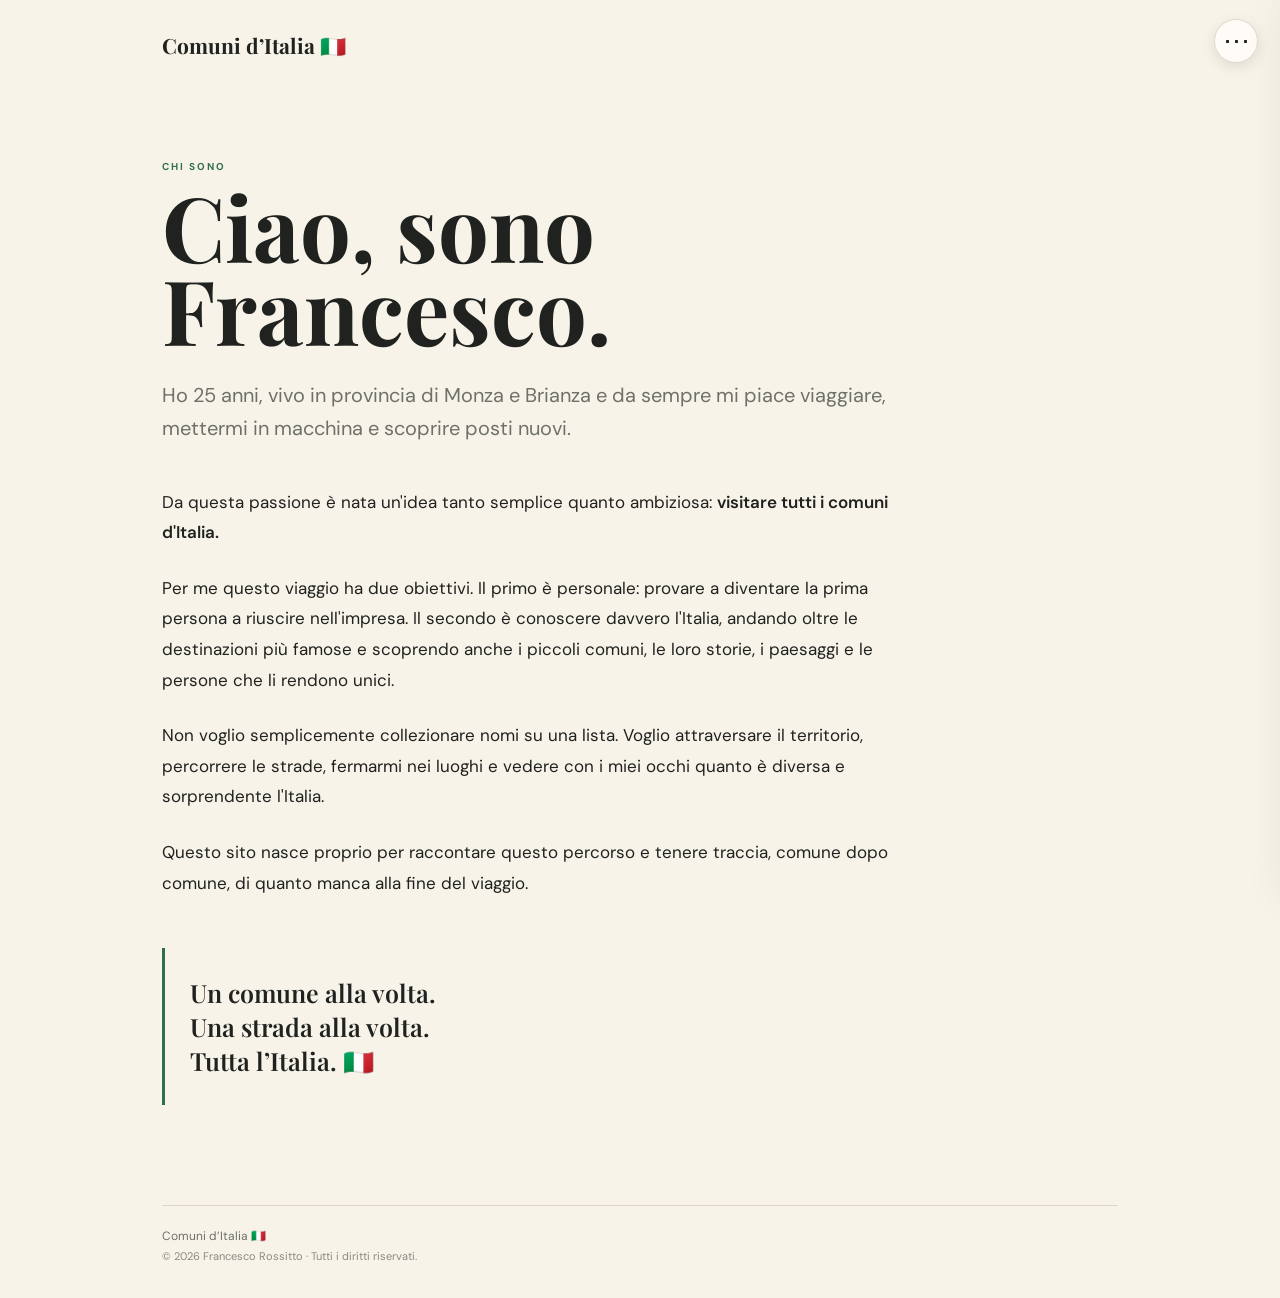
<file: chi-sono.html>
<!DOCTYPE html>
<html lang="it">

<head>

<meta charset="UTF-8">

<meta name="viewport"
content="width=device-width, initial-scale=1.0">

<title>Chi sono — Comuni d’Italia 🇮🇹</title>

<link href="https://fonts.googleapis.com/css2?family=DM+Sans:wght@400;500;600;700&family=Playfair+Display:wght@600;700&display=swap"
rel="stylesheet">

<style>

:root{
--paper:#f7f3e9;
--white:#fffdf8;
--ink:#20221f;
--muted:#6e7069;
--green:#2f6f4e;
--line:#ddd7ca;
}

*{
box-sizing:border-box;
}

html{
scroll-behavior:smooth;
}

body{
margin:0;
background:var(--paper);
color:var(--ink);
font-family:"DM Sans",sans-serif;
overflow-x:hidden;
}

.page{
max-width:1000px;
margin:auto;
padding:20px 22px 35px;
}

.top{
height:50px;
display:flex;
align-items:center;
}

.brand{
font-family:"Playfair Display",serif;
font-size:21px;
font-weight:700;
}

/* MENU */

.menu-button{
  position:fixed;

  right:22px;
  top:19px;

  z-index:4000;

  width:44px;
  height:44px;

  display:flex;
  align-items:center;
  justify-content:center;

  border:1px solid var(--line);
  border-radius:50%;

  background:rgba(255,253,248,.92);

  box-shadow:0 4px 14px rgba(0,0,0,.10);

  font-size:27px;
  line-height:1;

  cursor:pointer;

  color:var(--ink);

  transition:
    .2s ease;
}

.menu-button:hover{
  background:var(--white);

  box-shadow:0 6px 18px rgba(0,0,0,.14);

  transform:translateY(-1px);
}

.menu-overlay{
position:fixed;
inset:0;

background:rgba(20,25,21,.45);
backdrop-filter:blur(3px);

opacity:0;
pointer-events:none;

transition:.25s;

z-index:4998;
}

.menu-overlay.open{
opacity:1;
pointer-events:auto;
}

.side-menu{
position:fixed;
z-index:5000;

top:0;
right:0;

width:min(430px,92vw);
height:100dvh;

background:var(--paper);

padding:24px 28px;

transform:translateX(105%);
transition:transform .3s ease;

display:flex;
flex-direction:column;

box-shadow:-15px 0 45px rgba(0,0,0,.08);
}

.side-menu.open{
transform:translateX(0);
}

.menu-top{
display:flex;
justify-content:space-between;
align-items:center;

margin-bottom:42px;
}

.menu-brand{
font-family:"Playfair Display",serif;
font-size:20px;
font-weight:700;
}

.menu-close{
width:40px;
height:40px;

border:1px solid var(--line);
border-radius:50%;

background:var(--white);

font-size:27px;
line-height:1;

cursor:pointer;
}

.menu-section{
margin-bottom:25px;
}

.menu-heading{
margin-bottom:10px;

color:var(--green);

font-size:10px;
font-weight:700;

letter-spacing:.18em;
}

.menu-link{
display:flex;
justify-content:space-between;
align-items:center;

padding:12px 0;

border-bottom:1px solid var(--line);

text-decoration:none;

font-size:18px;
color:var(--ink);

transition:color .2s;
}

.menu-link:hover{
color:var(--green);
}

.menu-home{
display:flex;
align-items:center;
gap:8px;

margin-bottom:32px;

color:var(--muted);
text-decoration:none;

font-size:14px;
font-weight:600;
}

.menu-home:hover{
color:var(--green);
}

.menu-quote{
margin-top:auto;

border-top:1px solid var(--line);

padding-top:22px;

font-family:"Playfair Display",serif;

font-size:20px;
line-height:1.25;
font-weight:600;
}

.menu-quote div:last-child{
color:var(--green);
}

/* CONTENUTO */

.content{
padding:90px 0 100px;
max-width:760px;
}

.kicker{
color:var(--green);

font-size:10px;
font-weight:700;

letter-spacing:.2em;
}

h1{
margin:12px 0 28px;

font-family:"Playfair Display",serif;

font-size:clamp(50px,8vw,90px);

line-height:.92;
}

.lead{
font-size:20px;
line-height:1.65;
color:var(--muted);
}

.story{
margin-top:42px;

font-size:17px;
line-height:1.8;
}

.story p{
margin:0 0 25px;
}

.story strong{
font-weight:600;
}

.quote{
margin-top:50px;

padding:28px 0 28px 25px;

border-left:3px solid var(--green);

font-family:"Playfair Display",serif;

font-size:25px;
line-height:1.35;
font-weight:600;
}

/* FOOTER */

.footer{
border-top:1px solid var(--line);

padding-top:22px;

color:var(--muted);

font-size:12px;

display:flex;
flex-direction:column;
gap:5px;
}

.rights{
font-size:11px;
color:#8a8a82;
}

@media(max-width:760px){

.page{
padding:16px 15px 30px;
}

.content{
padding-top:65px;
padding-bottom:75px;
}

.lead{
font-size:18px;
}

.story{
font-size:16px;
}

.quote{
font-size:22px;
}

.side-menu{
padding:22px 23px;
}

}

</style>

</head>

<body>

<div class="page">

<header class="top">

<div class="brand">
Comuni d’Italia 🇮🇹
</div>

</header>


<button
class="menu-button"
id="menuButton"
aria-label="Apri menu">

⋯

</button>


<div
class="menu-overlay"
id="menuOverlay">
</div>


<aside
class="side-menu"
id="sideMenu"
aria-label="Menu principale">

<div class="menu-top">

<div class="menu-brand">
Comuni d’Italia 🇮🇹
</div>

<button
class="menu-close"
id="menuClose"
aria-label="Chiudi menu">

×

</button>

</div>


<a
class="menu-home"
href="index.html">

← Torna alla home

</a>


<div class="menu-section">

<div class="menu-heading">
IL PROGETTO
</div>

<a
class="menu-link"
href="chi-sono.html">

<span>Chi sono</span>
<span>→</span>

</a>

</div>


<div class="menu-section">

<div class="menu-heading">
IL VIAGGIO
</div>

<a
class="menu-link"
href="mappa.html">

<span>Mappa</span>
<span>→</span>

</a>

</div>


<div class="menu-section">

<div class="menu-heading">
CONTATTI
</div>

<a
class="menu-link"
href="contatti.html">

<span>Contatti</span>
<span>→</span>

</a>

</div>


<div class="menu-quote">

<div>Un comune alla volta.</div>
<div>Una strada alla volta.</div>
<div>Tutta l’Italia. 🇮🇹</div>

</div>

</aside>


<main class="content">

<div class="kicker">
CHI SONO
</div>

<h1>
Ciao, sono Francesco.
</h1>

<p class="lead">
Ho 25 anni, vivo in provincia di Monza e Brianza e da sempre mi piace viaggiare, mettermi in macchina e scoprire posti nuovi.
</p>


<div class="story">

<p>
Da questa passione è nata un'idea tanto semplice quanto ambiziosa:
<strong>visitare tutti i comuni d'Italia.</strong>
</p>

<p>
Per me questo viaggio ha due obiettivi.
Il primo è personale: provare a diventare la prima persona a riuscire nell'impresa.
Il secondo è conoscere davvero l'Italia, andando oltre le destinazioni più famose e scoprendo anche i piccoli comuni, le loro storie, i paesaggi e le persone che li rendono unici.
</p>

<p>
Non voglio semplicemente collezionare nomi su una lista.
Voglio attraversare il territorio, percorrere le strade, fermarmi nei luoghi e vedere con i miei occhi quanto è diversa e sorprendente l'Italia.
</p>

<p>
Questo sito nasce proprio per raccontare questo percorso e tenere traccia, comune dopo comune, di quanto manca alla fine del viaggio.
</p>

</div>


<div class="quote">

Un comune alla volta.<br>
Una strada alla volta.<br>
Tutta l’Italia. 🇮🇹

</div>

</main>


<footer class="footer">

<div>
Comuni d’Italia 🇮🇹
</div>

<div class="rights">
© 2026 Francesco Rossitto · Tutti i diritti riservati.
</div>

</footer>

</div>


<script>

const menuButton =
document.getElementById("menuButton");

const menuClose =
document.getElementById("menuClose");

const menuOverlay =
document.getElementById("menuOverlay");

const sideMenu =
document.getElementById("sideMenu");


function openMenu(){

sideMenu.classList.add("open");
menuOverlay.classList.add("open");

menuButton.style.opacity="0";
menuButton.style.pointerEvents="none";

document.body.style.overflow="hidden";

}


function closeMenu(){

sideMenu.classList.remove("open");
menuOverlay.classList.remove("open");

menuButton.style.opacity="1";
menuButton.style.pointerEvents="auto";

document.body.style.overflow="";

}


menuButton.onclick=openMenu;

menuClose.onclick=closeMenu;

menuOverlay.onclick=closeMenu;


document.addEventListener(
"keydown",
e=>{

if(e.key==="Escape"){
closeMenu();
}

}
);

</script>

</body>
</html>
</file>
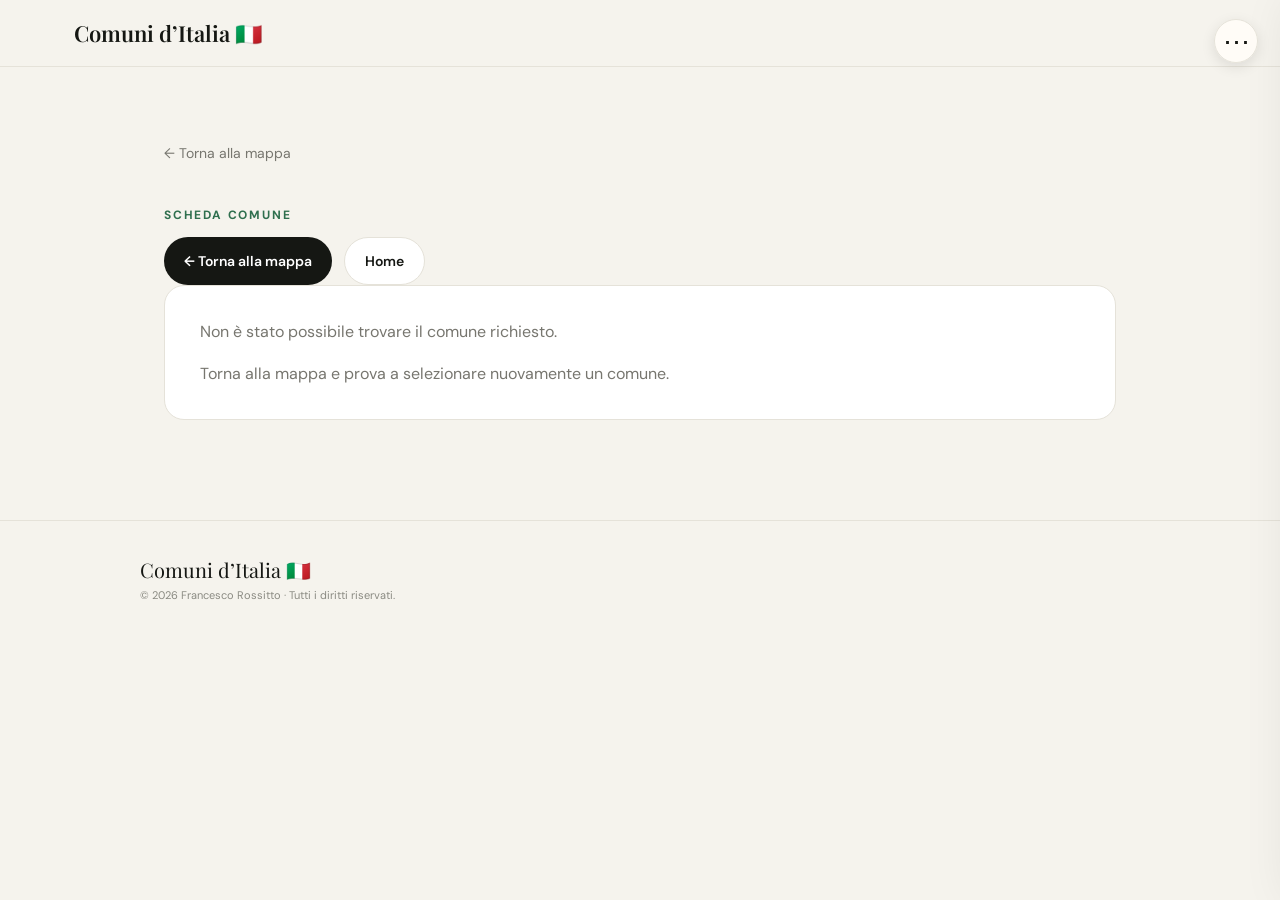
<file: comune.html>
<!DOCTYPE html>
<html lang="it">
<head>

  <meta charset="UTF-8">

  <meta
    name="viewport"
    content="width=device-width, initial-scale=1.0"
  >

  <title>Comune — Comuni d’Italia 🇮🇹</title>

  <link rel="preconnect" href="https://fonts.googleapis.com">
  <link rel="preconnect" href="https://fonts.gstatic.com" crossorigin>

  <link
    href="https://fonts.googleapis.com/css2?family=DM+Sans:wght@400;500;600;700&family=Playfair+Display:wght@500;600;700&display=swap"
    rel="stylesheet"
  >

  <style>

    :root{
      --bg:#f5f3ed;
      --paper:#ffffff;
      --ink:#151713;
      --muted:#77766f;
      --line:#e5e2d9;
      --green:#2f6f4e;
      --green-light:#e6f0e9;
      --gray-light:#efeee9;
    }


    *{
      box-sizing:border-box;
    }


    html{
      scroll-behavior:smooth;
    }


    body{
      margin:0;
      background:var(--bg);
      color:var(--ink);
      font-family:"DM Sans",sans-serif;
    }


    a{
      color:inherit;
      text-decoration:none;
    }


    button{
      font:inherit;
    }


    /* =========================
       HEADER
    ========================= */

    header{
      width:100%;
      border-bottom:1px solid var(--line);
      background:rgba(245,243,237,.96);
      position:sticky;
      top:0;
      z-index:20;
      backdrop-filter:blur(10px);
    }


    .nav{
      max-width:1180px;
      margin:auto;
      padding:18px 24px;

      display:flex;
      align-items:center;
      justify-content:space-between;
    }


    .brand{
      font-family:"Playfair Display",serif;
      font-size:22px;
      font-weight:600;
    }


    /* =========================
       MENU — UGUALE A CHI SONO
    ========================= */

    .menu-button{
      position:fixed;

      right:22px;
      top:19px;

      z-index:4000;

      width:44px;
      height:44px;

      display:flex;
      align-items:center;
      justify-content:center;

      border:1px solid var(--line);
      border-radius:50%;

      background:rgba(255,253,248,.92);

      box-shadow:0 4px 14px rgba(0,0,0,.10);

      font-size:27px;
      line-height:1;

      cursor:pointer;

      color:var(--ink);

      transition:
        .2s ease;
    }


    .menu-button:hover{
      background:var(--paper);

      box-shadow:0 6px 18px rgba(0,0,0,.14);

      transform:translateY(-1px);
    }


    .menu-overlay{
      position:fixed;
      inset:0;

      background:rgba(20,25,21,.45);
      backdrop-filter:blur(3px);

      opacity:0;
      pointer-events:none;

      transition:.25s;

      z-index:4998;
    }


    .menu-overlay.open{
      opacity:1;
      pointer-events:auto;
    }


    .side-menu{
      position:fixed;
      z-index:5000;

      top:0;
      right:0;

      width:min(430px,92vw);
      height:100dvh;

      background:#f7f3e9;

      padding:24px 28px;

      transform:translateX(105%);
      transition:transform .3s ease;

      display:flex;
      flex-direction:column;

      box-shadow:-15px 0 45px rgba(0,0,0,.08);
    }


    .side-menu.open{
      transform:translateX(0);
    }


    .menu-top{
      display:flex;
      justify-content:space-between;
      align-items:center;

      margin-bottom:42px;
    }


    .menu-brand{
      font-family:"Playfair Display",serif;
      font-size:20px;
      font-weight:700;
    }


    .menu-close{
      width:40px;
      height:40px;

      border:1px solid var(--line);
      border-radius:50%;

      background:#fffdf8;

      font-size:27px;
      line-height:1;

      cursor:pointer;
    }


    .menu-section{
      margin-bottom:25px;
    }


    .menu-heading{
      margin-bottom:10px;

      color:var(--green);

      font-size:10px;
      font-weight:700;

      letter-spacing:.18em;
    }


    .menu-link{
      display:flex;
      justify-content:space-between;
      align-items:center;

      padding:12px 0;

      border-bottom:1px solid var(--line);

      text-decoration:none;

      font-size:18px;
      color:var(--ink);

      transition:color .2s;
    }


    .menu-link:hover{
      color:var(--green);
    }


    .menu-home{
      display:flex;
      align-items:center;
      gap:8px;

      margin-bottom:32px;

      color:var(--muted);
      text-decoration:none;

      font-size:14px;
      font-weight:600;
    }


    .menu-home:hover{
      color:var(--green);
    }


    .menu-quote{
      margin-top:auto;

      border-top:1px solid var(--line);

      padding-top:22px;

      font-family:"Playfair Display",serif;

      font-size:20px;
      line-height:1.25;
      font-weight:600;
    }


    .menu-quote div:last-child{
      color:var(--green);
    }


    /* =========================
       CONTENUTO
    ========================= */

    main{
      max-width:1000px;
      margin:auto;

      padding:
        75px 24px 100px;
    }


    .back{
      display:inline-flex;

      align-items:center;

      gap:8px;

      color:var(--muted);

      font-size:14px;

      margin-bottom:45px;
    }


    .back:hover{
      color:var(--ink);
    }


    .eyebrow{
      font-size:12px;

      font-weight:700;

      letter-spacing:.15em;

      color:var(--green);

      margin-bottom:14px;
    }


    h1{
      font-family:"Playfair Display",serif;

      font-size:
        clamp(48px,8vw,88px);

      line-height:1;

      margin:
        0 0 35px;

      font-weight:600;
    }


    /* =========================
       STATO
    ========================= */

    .status{
      display:inline-flex;

      align-items:center;

      gap:9px;

      padding:
        10px 15px;

      border-radius:999px;

      font-size:13px;

      font-weight:700;

      margin-bottom:45px;
    }


    .status.visited{
      background:var(--green-light);
      color:var(--green);
    }


    .status.todo{
      background:var(--gray-light);
      color:#66655f;
    }


    /* =========================
       INFO
    ========================= */

    .info-grid{
      display:grid;

      grid-template-columns:
        repeat(2,1fr);

      gap:1px;

      background:var(--line);

      border:
        1px solid var(--line);

      border-radius:20px;

      overflow:hidden;

      margin-bottom:35px;
    }


    .info-box{
      background:white;

      padding:28px;
    }


    .info-label{
      color:var(--muted);

      font-size:12px;

      text-transform:uppercase;

      letter-spacing:.12em;

      margin-bottom:10px;
    }


    .info-value{
      font-size:19px;

      font-weight:600;
    }


    /* =========================
       VISITA
    ========================= */

    .visit-box{
      background:white;

      border:
        1px solid var(--line);

      border-radius:20px;

      padding:30px;

      margin-bottom:35px;
    }


    .visit-box h2{
      font-family:"Playfair Display",serif;

      font-size:30px;

      margin:
        0 0 12px;
    }


    .visit-box p{
      margin:0;

      color:var(--muted);

      line-height:1.7;
    }


    .visit-date{
      margin-top:20px;

      font-size:20px;

      font-weight:600;

      color:var(--green);
    }


    /* =========================
       FOTO / DESCRIZIONE
    ========================= */

    .description{
      background:white;

      border:
        1px solid var(--line);

      border-radius:20px;

      padding:30px;

      margin-bottom:35px;

      display:none;
    }


    .description h2{
      font-family:"Playfair Display",serif;

      font-size:30px;

      margin:
        0 0 15px;
    }


    .description p{
      color:var(--muted);

      line-height:1.8;

      margin:0;
    }


    .photo{
      width:100%;

      max-height:550px;

      object-fit:cover;

      border-radius:20px;

      margin-bottom:35px;

      display:none;
    }


    /* =========================
       AZIONI
    ========================= */

    .actions{
      display:flex;

      gap:12px;

      flex-wrap:wrap;
    }


    .button{
      display:inline-flex;

      align-items:center;

      justify-content:center;

      padding:
        14px 20px;

      border-radius:999px;

      font-size:14px;

      font-weight:600;
    }


    .button-dark{
      background:var(--ink);
      color:white;
    }


    .button-light{
      background:white;

      border:
        1px solid var(--line);
    }


    .button:hover{
      opacity:.88;
    }


    /* =========================
       ERRORE
    ========================= */

    .error{
      background:white;

      border:
        1px solid var(--line);

      border-radius:20px;

      padding:35px;

      color:var(--muted);

      display:none;
    }


    /* =========================
       FOOTER
    ========================= */

    footer{
      border-top:
        1px solid var(--line);

      padding:
        35px 24px;
    }


    .footer-inner{
      max-width:1000px;
      margin:auto;

      display:flex;

      justify-content:flex-start;

      gap:20px;

      flex-wrap:wrap;
    }


    .footer-brand{
      font-family:"Playfair Display",serif;

      font-size:20px;
    }


    .rights{
      margin-top:5px;

      font-size:11px;

      color:#8a8a82;
    }


    /* =========================
       MOBILE
    ========================= */

    @media(max-width:700px){

      main{
        padding:
          50px 16px 70px;
      }


      h1{
        font-size:52px;
      }


      .info-grid{
        grid-template-columns:1fr;
      }


      .info-box{
        padding:23px;
      }


      .visit-box,
      .description{
        padding:24px;
      }


      .footer-inner{
        flex-direction:column;
      }

    }

  </style>

</head>


<body>


  <!-- HEADER -->

  <header>

    <div class="nav">

      <a
        class="brand"
        href="index.html"
      >
        Comuni d’Italia 🇮🇹
      </a>

    </div>

  </header>


  <!-- MENU -->

  <button
    class="menu-button"
    id="menuButton"
    aria-label="Apri menu"
  >
    ⋯
  </button>


  <div
    class="menu-overlay"
    id="menuOverlay"
  ></div>


  <aside
    class="side-menu"
    id="sideMenu"
    aria-label="Menu principale"
  >

    <div class="menu-top">

      <div class="menu-brand">
        Comuni d’Italia 🇮🇹
      </div>


      <button
        class="menu-close"
        id="menuClose"
        aria-label="Chiudi menu"
      >
        ×
      </button>

    </div>


    <a
      class="menu-home"
      href="index.html"
    >
      ← Torna alla home
    </a>


    <div class="menu-section">

      <div class="menu-heading">
        IL PROGETTO
      </div>

      <a
        class="menu-link"
        href="chi-sono.html"
      >
        <span>Chi sono</span>
        <span>→</span>
      </a>

    </div>


    <div class="menu-section">

      <div class="menu-heading">
        IL VIAGGIO
      </div>

      <a
        class="menu-link"
        href="mappa.html"
      >
        <span>Mappa</span>
        <span>→</span>
      </a>

    </div>


    <div class="menu-section">

      <div class="menu-heading">
        CONTATTI
      </div>

      <a
        class="menu-link"
        href="contatti.html"
      >
        <span>Contatti</span>
        <span>→</span>
      </a>

    </div>


    <div class="menu-quote">

      <div>
        Un comune alla volta.
      </div>

      <div>
        Una strada alla volta.
      </div>

      <div>
        Tutta l’Italia. 🇮🇹
      </div>

    </div>

  </aside>


  <!-- CONTENUTO -->

  <main>


    <a
      class="back"
      href="mappa.html"
    >
      ← Torna alla mappa
    </a>


    <div class="eyebrow">
      SCHEDA COMUNE
    </div>


    <h1 id="nomeComune">
      Comune
    </h1>


    <div
      class="status"
      id="statusComune"
    >
      —
    </div>


    <!-- INFORMAZIONI -->

    <section class="info-grid">


      <div class="info-box">

        <div class="info-label">
          Regione
        </div>

        <div
          class="info-value"
          id="regione"
        >
          —
        </div>

      </div>


      <div class="info-box">

        <div class="info-label">
          Provincia
        </div>

        <div
          class="info-value"
          id="provincia"
        >
          —
        </div>

      </div>


      <div class="info-box">

        <div class="info-label">
          Codice ISTAT
        </div>

        <div
          class="info-value"
          id="istat"
        >
          —
        </div>

      </div>


      <div class="info-box">

        <div class="info-label">
          Stato del viaggio
        </div>

        <div
          class="info-value"
          id="stato"
        >
          —
        </div>

      </div>


    </section>


    <!-- INFORMAZIONI VISITA -->

    <section
      class="visit-box"
      id="visitBox"
    >

      <h2>
        La visita
      </h2>


      <p id="visitText">
        —
      </p>


      <div
        class="visit-date"
        id="visitDate"
      ></div>

    </section>


    <!-- FOTO -->

    <img
      class="photo"
      id="photo"
      alt=""
    >


    <!-- DESCRIZIONE -->

    <section
      class="description"
      id="descriptionBox"
    >

      <h2>
        Il comune
      </h2>


      <p id="description">
      </p>

    </section>


    <!-- AZIONI -->

    <div class="actions">

      <a
        class="button button-dark"
        href="mappa.html"
      >
        ← Torna alla mappa
      </a>


      <a
        class="button button-light"
        href="index.html"
      >
        Home
      </a>

    </div>


    <!-- ERRORE -->

    <div
      class="error"
      id="error"
    >

      Non è stato possibile trovare il comune richiesto.

      <br><br>

      Torna alla mappa e prova a selezionare nuovamente un comune.

    </div>


  </main>


  <!-- FOOTER -->

  <footer>

    <div class="footer-inner">

      <div>

        <div class="footer-brand">
          Comuni d’Italia 🇮🇹
        </div>

        <div class="rights">
          © 2026 Francesco Rossitto · Tutti i diritti riservati.
        </div>

      </div>

    </div>

  </footer>


  <!-- DATI -->

  <script src="visitati.js"></script>
  <script src="comuni.js"></script>


  <script>

    /* ==========================================
       DATI
    ========================================== */

    const visited =
      new Set(
        (window.VISITED_ISTAT || [])
          .map(String)
          .map(code =>
            code.padStart(6,"0")
          )
      );


    const comuneData =
      window.COMUNI_DATA || {};


    /* ==========================================
       CODICE DALL'URL
    ========================================== */

    const params =
      new URLSearchParams(
        window.location.search
      );


    let code =
      params.get("codice");


    if(code){

      code =
        String(code)
          .replace(/\D/g,"")
          .padStart(6,"0");

    }


    /* ==========================================
       ELEMENTI
    ========================================== */

    const nomeComune =
      document.getElementById(
        "nomeComune"
      );


    const statusComune =
      document.getElementById(
        "statusComune"
      );


    const regione =
      document.getElementById(
        "regione"
      );


    const provincia =
      document.getElementById(
        "provincia"
      );


    const istat =
      document.getElementById(
        "istat"
      );


    const stato =
      document.getElementById(
        "stato"
      );


    const visitText =
      document.getElementById(
        "visitText"
      );


    const visitDate =
      document.getElementById(
        "visitDate"
      );


    const photo =
      document.getElementById(
        "photo"
      );


    const descriptionBox =
      document.getElementById(
        "descriptionBox"
      );


    const description =
      document.getElementById(
        "description"
      );


    const visitBox =
      document.getElementById(
        "visitBox"
      );


    const error =
      document.getElementById(
        "error"
      );


    /* ==========================================
       MENU
    ========================================== */

    const menuButton =
      document.getElementById(
        "menuButton"
      );


    const menuClose =
      document.getElementById(
        "menuClose"
      );


    const menuOverlay =
      document.getElementById(
        "menuOverlay"
      );


    const sideMenu =
      document.getElementById(
        "sideMenu"
      );


    function openMenu(){

      sideMenu.classList.add(
        "open"
      );

      menuOverlay.classList.add(
        "open"
      );


      menuButton.style.opacity =
        "0";

      menuButton.style.pointerEvents =
        "none";


      document.body.style.overflow =
        "hidden";

    }


    function closeMenu(){

      sideMenu.classList.remove(
        "open"
      );

      menuOverlay.classList.remove(
        "open"
      );


      menuButton.style.opacity =
        "1";

      menuButton.style.pointerEvents =
        "auto";


      document.body.style.overflow =
        "";

    }


    menuButton.onclick =
      openMenu;


    menuClose.onclick =
      closeMenu;


    menuOverlay.onclick =
      closeMenu;


    document.addEventListener(
      "keydown",
      e => {

        if(e.key === "Escape"){
          closeMenu();
        }

      }
    );


    /* ==========================================
       CARICAMENTO COMUNE
    ========================================== */

    function loadComune(){

      if(!code){

        showError();

        return;

      }


      const data =
        comuneData[code];


      /*
        Se il comune è presente
        in comuni.js, utilizziamo
        i dati inseriti da Francesco.
      */

      if(!data){

        /*
          Se non è presente in comuni.js,
          almeno mostriamo il codice.
        */

        nomeComune.textContent =
          "Comune " + code;

        istat.textContent =
          code;

        statusComune.className =
          "status todo";

        statusComune.textContent =
          "○ DA VISITARE";

        stato.textContent =
          "Da visitare";

        visitText.textContent =
          "Questo comune fa ancora parte del viaggio.";

        visitDate.textContent =
          "";

        regione.textContent =
          "—";

        provincia.textContent =
          "—";

        return;

      }


      /* =========================
         DATI BASE
      ========================= */

      nomeComune.textContent =
        data.nome || "Comune";


      regione.textContent =
        data.regione || "—";


      provincia.textContent =
        data.provincia || "—";


      istat.textContent =
        code;


      /* =========================
         STATO
      ========================= */

      const isVisited =
        visited.has(code);


      if(isVisited){

        statusComune.className =
          "status visited";

        statusComune.textContent =
          "● VISITATO";


        stato.textContent =
          "Visitato";


        visitText.textContent =
          "Questo comune è già stato visitato durante il viaggio.";


        if(data.data){

          visitDate.textContent =
            "Data della visita: " +
            data.data;

        }else{

          visitDate.textContent =
            "Data della visita non ancora inserita.";

        }

      }else{

        statusComune.className =
          "status todo";

        statusComune.textContent =
          "○ DA VISITARE";


        stato.textContent =
          "Da visitare";


        visitText.textContent =
          "Questo comune non è ancora stato visitato.";


        visitDate.textContent =
          "";

      }


      /* =========================
         DESCRIZIONE
      ========================= */

      if(data.descrizione){

        description.textContent =
          data.descrizione;

        descriptionBox.style.display =
          "block";

      }else{

        descriptionBox.style.display =
          "none";

      }


      /* =========================
         FOTO
      ========================= */

      if(data.foto){

        photo.src =
          data.foto;

        photo.alt =
          data.nome || "Comune d’Italia";

        photo.style.display =
          "block";

      }else{

        photo.style.display =
          "none";

      }

    }


    /* ==========================================
       ERRORE
    ========================================== */

    function showError(){

      nomeComune.style.display =
        "none";

      statusComune.style.display =
        "none";

      visitBox.style.display =
        "none";

      document
        .querySelector(".info-grid")
        .style.display =
        "none";

      error.style.display =
        "block";

    }


    /* ==========================================
       AVVIO
    ========================================== */

    loadComune();

  </script>

</body>
</html>
</file>
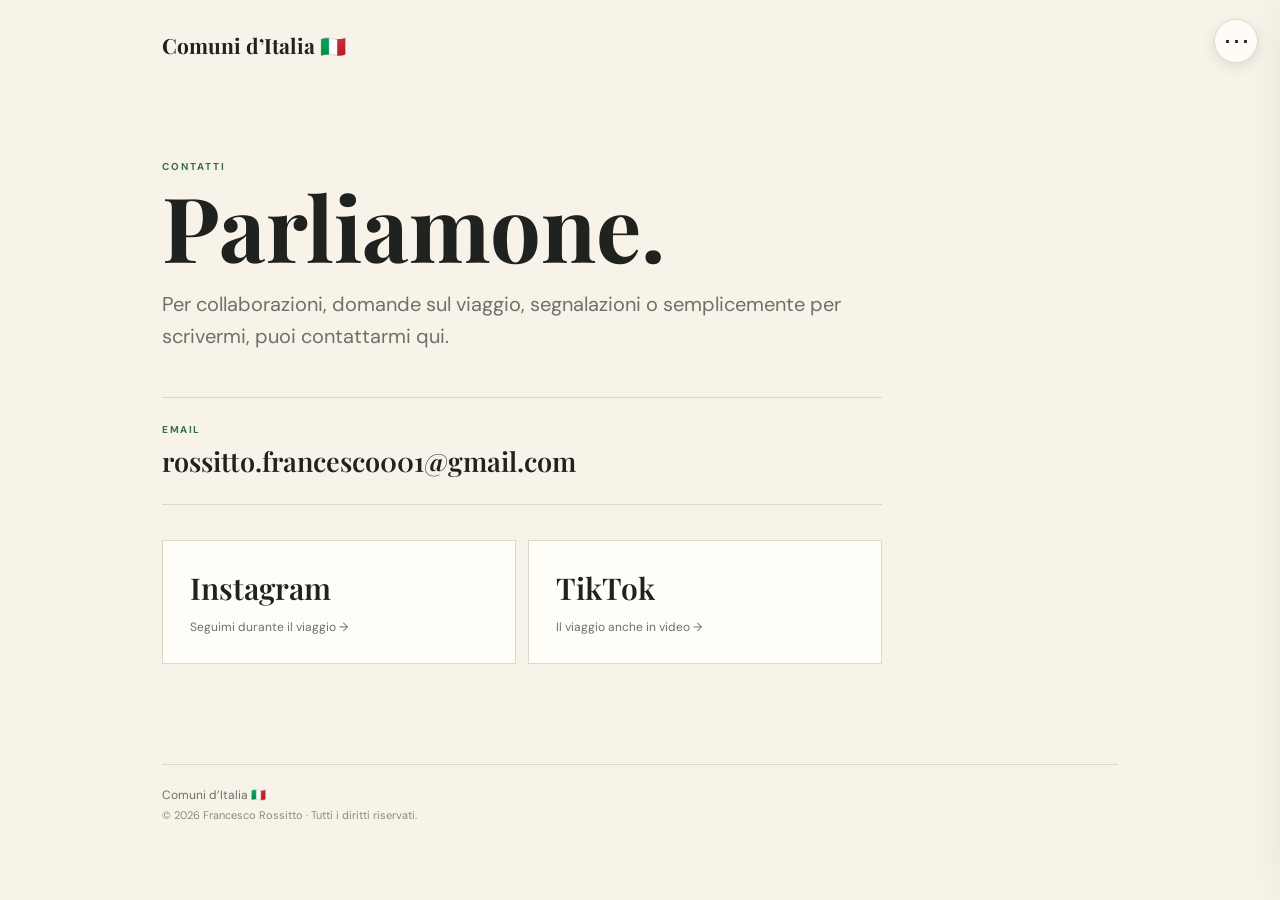
<file: contatti.html>
<!DOCTYPE html>
<html lang="it">

<head>

<meta charset="UTF-8">

<meta name="viewport"
content="width=device-width, initial-scale=1.0">

<title>Contatti — Comuni d’Italia 🇮🇹</title>

<link href="https://fonts.googleapis.com/css2?family=DM+Sans:wght@400;500;600;700&family=Playfair+Display:wght@600;700&display=swap"
rel="stylesheet">

<style>

:root{
--paper:#f7f3e9;
--white:#fffdf8;
--ink:#20221f;
--muted:#6e7069;
--green:#2f6f4e;
--line:#ddd7ca;
}

*{
box-sizing:border-box;
}

html{
scroll-behavior:smooth;
}

body{
margin:0;
background:var(--paper);
color:var(--ink);
font-family:"DM Sans",sans-serif;
overflow-x:hidden;
}

.page{
max-width:1000px;
margin:auto;
padding:20px 22px 35px;
}

.top{
height:50px;
display:flex;
align-items:center;
}

.brand{
font-family:"Playfair Display",serif;
font-size:21px;
font-weight:700;
}

/* MENU */

.menu-button{
position:fixed;
right:22px;
top:19px;
z-index:4000;

width:44px;
height:44px;

display:flex;
align-items:center;
justify-content:center;

border:1px solid var(--line);
border-radius:50%;

background:rgba(255,253,248,.92);

box-shadow:0 4px 14px rgba(0,0,0,.10);

font-size:27px;
line-height:1;

cursor:pointer;

color:var(--ink);

transition:
.2s ease;
}

.menu-button:hover{
background:var(--white);

box-shadow:0 6px 18px rgba(0,0,0,.14);

transform:translateY(-1px);
}

.menu-overlay{
position:fixed;
inset:0;

background:rgba(20,25,21,.45);
backdrop-filter:blur(3px);

opacity:0;
pointer-events:none;

transition:.25s;

z-index:4998;
}

.menu-overlay.open{
opacity:1;
pointer-events:auto;
}

.side-menu{
position:fixed;
z-index:5000;

top:0;
right:0;

width:min(430px,92vw);
height:100dvh;

background:var(--paper);

padding:24px 28px;

transform:translateX(105%);
transition:transform .3s ease;

display:flex;
flex-direction:column;

box-shadow:-15px 0 45px rgba(0,0,0,.08);
}

.side-menu.open{
transform:translateX(0);
}

.menu-top{
display:flex;
justify-content:space-between;
align-items:center;

margin-bottom:42px;
}

.menu-brand{
font-family:"Playfair Display",serif;
font-size:20px;
font-weight:700;
}

.menu-close{
width:40px;
height:40px;

border:1px solid var(--line);
border-radius:50%;

background:var(--white);

font-size:27px;
line-height:1;

cursor:pointer;
}

.menu-home{
display:flex;
align-items:center;

margin-bottom:32px;

color:var(--muted);

text-decoration:none;

font-size:14px;
font-weight:600;

transition:color .2s;
}

.menu-home:hover{
color:var(--green);
}

.menu-section{
margin-bottom:25px;
}

.menu-heading{
margin-bottom:10px;

color:var(--green);

font-size:10px;
font-weight:700;

letter-spacing:.18em;
}

.menu-link{
display:flex;
justify-content:space-between;
align-items:center;

padding:12px 0;

border-bottom:1px solid var(--line);

text-decoration:none;

font-size:18px;

color:var(--ink);

transition:color .2s;
}

.menu-link:hover{
color:var(--green);
}

.menu-quote{
margin-top:auto;

border-top:1px solid var(--line);

padding-top:22px;

font-family:"Playfair Display",serif;
font-size:20px;
line-height:1.25;
font-weight:600;
}

.menu-quote div:last-child{
color:var(--green);
}

/* CONTENUTO */

.content{
padding:90px 0 100px;
max-width:720px;
}

.kicker{
color:var(--green);

font-size:10px;
font-weight:700;

letter-spacing:.2em;
}

h1{
margin:12px 0 20px;

font-family:"Playfair Display",serif;

font-size:clamp(50px,8vw,90px);

line-height:.92;
}

.lead{
font-size:20px;
line-height:1.6;
color:var(--muted);
}

.contact-box{
margin-top:45px;

border-top:1px solid var(--line);
}

.contact-row{
padding:25px 0;

border-bottom:1px solid var(--line);
}

.contact-label{
color:var(--green);

font-size:10px;
font-weight:700;

letter-spacing:.15em;
}

.contact-row a{

display:block;

margin-top:8px;

/* NUOVO FONT */

font-family:"Playfair Display",serif;

font-size:clamp(20px,3vw,27px);

font-weight:600;

line-height:1.3;

color:var(--ink);

text-decoration:none;

transition:color .2s;
}

.contact-row a:hover{
color:var(--green);
}

/* SOCIAL */

.social{
display:grid;

grid-template-columns:1fr 1fr;

gap:12px;

margin-top:35px;
}

.social a{

padding:27px;

border:1px solid var(--line);

background:var(--white);

text-decoration:none;

color:var(--ink);

transition:
transform .2s ease,
border-color .2s ease,
color .2s ease;
}

.social a:hover{

transform:translateY(-2px);

border-color:#c6c0b2;

color:var(--green);
}

.social strong{

display:block;

font-family:"Playfair Display",serif;

font-size:30px;

margin-bottom:7px;

font-weight:600;
}

.social span{

font-size:12px;

color:var(--muted);
}

/* FOOTER */

.footer{

border-top:1px solid var(--line);

padding-top:22px;

color:var(--muted);

font-size:12px;

display:flex;

flex-direction:column;

gap:5px;
}

.rights{

font-size:11px;

color:#8a8a82;
}

@media(max-width:760px){

.page{
padding:16px 15px 30px;
}

.content{
padding-top:65px;
padding-bottom:75px;
}

.social{
grid-template-columns:1fr;
}

.lead{
font-size:18px;
}

.side-menu{
padding:22px 23px;
}

}

</style>

</head>

<body>

<div class="page">

<header class="top">

<div class="brand">
Comuni d’Italia 🇮🇹
</div>

</header>


<button
class="menu-button"
id="menuButton"
aria-label="Apri menu">

⋯

</button>


<div
class="menu-overlay"
id="menuOverlay">
</div>


<aside
class="side-menu"
id="sideMenu">

<div class="menu-top">

<div class="menu-brand">
Comuni d’Italia 🇮🇹
</div>

<button
class="menu-close"
id="menuClose"
aria-label="Chiudi menu">

×

</button>

</div>


<a
class="menu-home"
href="index.html">

← Torna alla home

</a>


<div class="menu-section">

<div class="menu-heading">
IL PROGETTO
</div>

<a
class="menu-link"
href="chi-sono.html">

<span>Chi sono</span>
<span>→</span>

</a>

</div>


<div class="menu-section">

<div class="menu-heading">
IL VIAGGIO
</div>

<a
class="menu-link"
href="mappa.html">

<span>Mappa</span>
<span>→</span>

</a>

</div>


<div class="menu-section">

<div class="menu-heading">
CONTATTI
</div>

<a
class="menu-link"
href="contatti.html">

<span>Contatti</span>
<span>→</span>

</a>

</div>


<div class="menu-quote">

<div>Un comune alla volta.</div>
<div>Una strada alla volta.</div>
<div>Tutta l’Italia. 🇮🇹</div>

</div>

</aside>


<main class="content">

<div class="kicker">
CONTATTI
</div>

<h1>
Parliamone.
</h1>

<p class="lead">
Per collaborazioni, domande sul viaggio,
segnalazioni o semplicemente per scrivermi,
puoi contattarmi qui.
</p>


<div class="contact-box">

<div class="contact-row">

<div class="contact-label">
EMAIL
</div>

<a href="mailto:rossitto.francesco001@gmail.com">
rossitto.francesco001@gmail.com
</a>

</div>

</div>


<div class="social">

<a
href="https://www.instagram.com/frarossitto/"
target="_blank"
rel="noopener">

<strong>
Instagram
</strong>

<span>
Seguimi durante il viaggio →
</span>

</a>


<a
href="https://www.tiktok.com/"
target="_blank"
rel="noopener">

<strong>
TikTok
</strong>

<span>
Il viaggio anche in video →
</span>

</a>

</div>

</main>


<footer class="footer">

<div>
Comuni d’Italia 🇮🇹
</div>

<div class="rights">
© 2026 Francesco Rossitto · Tutti i diritti riservati.
</div>

</footer>

</div>


<script>

const menuButton =
document.getElementById("menuButton");

const menuClose =
document.getElementById("menuClose");

const menuOverlay =
document.getElementById("menuOverlay");

const sideMenu =
document.getElementById("sideMenu");


function openMenu(){

sideMenu.classList.add("open");
menuOverlay.classList.add("open");

menuButton.style.opacity="0";
menuButton.style.pointerEvents="none";

document.body.style.overflow="hidden";

}


function closeMenu(){

sideMenu.classList.remove("open");
menuOverlay.classList.remove("open");

menuButton.style.opacity="1";
menuButton.style.pointerEvents="auto";

document.body.style.overflow="";

}


menuButton.onclick=openMenu;

menuClose.onclick=closeMenu;

menuOverlay.onclick=closeMenu;


document.addEventListener(
"keydown",
e=>{

if(e.key==="Escape"){
closeMenu();
}

}
);

</script>

</body>
</html>
</file>
